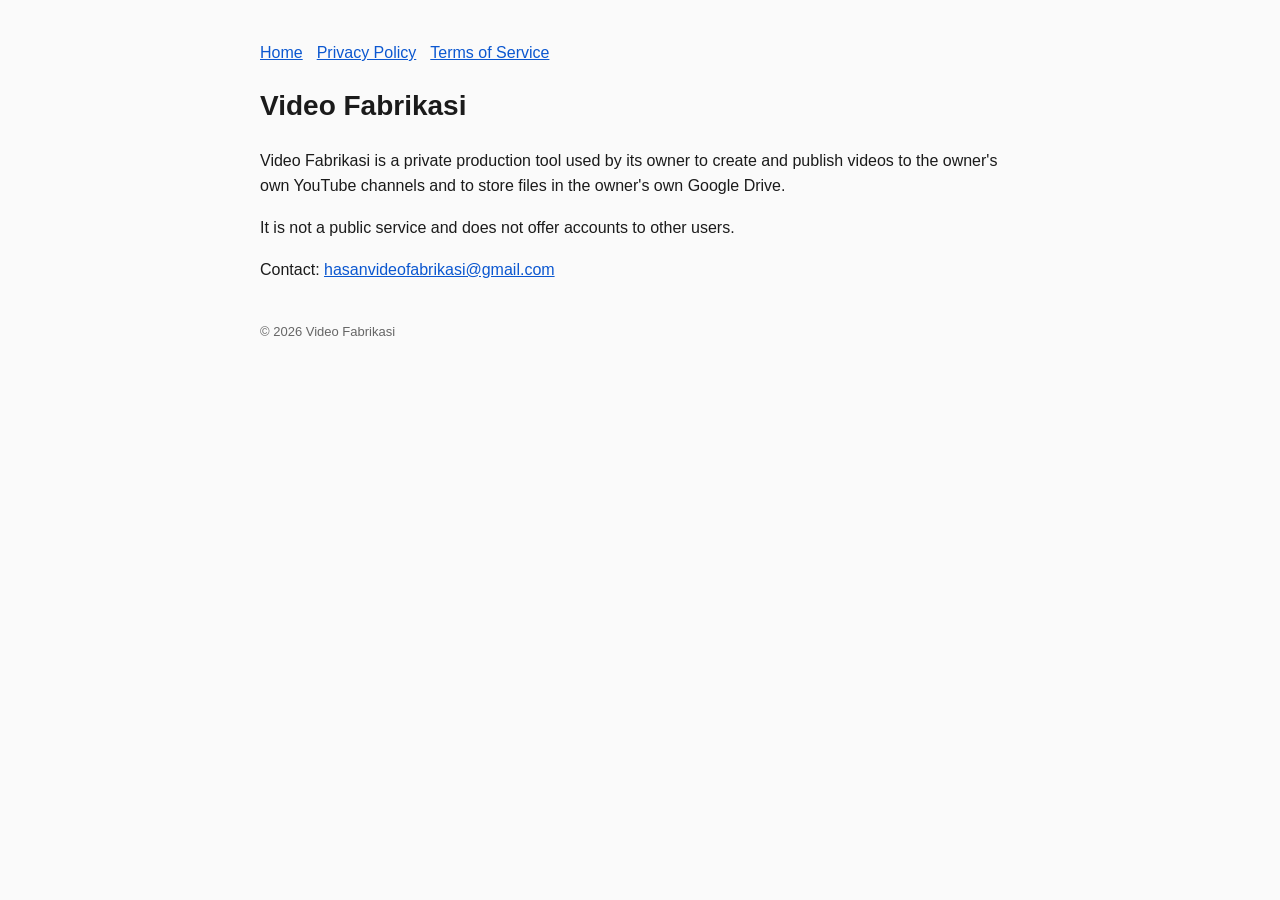
<file: index.html>
<!doctype html><html lang="en"><head><meta charset="utf-8"><meta name="viewport" content="width=device-width,initial-scale=1"><title>Video Fabrikasi</title><link rel="stylesheet" href="style.css"></head>
<body><nav><a href="index.html">Home</a><a href="privacy.html">Privacy Policy</a><a href="terms.html">Terms of Service</a></nav>
<h1>Video Fabrikasi</h1>
<p>Video Fabrikasi is a private production tool used by its owner to create and publish videos to the owner's own YouTube channels and to store files in the owner's own Google Drive.</p>
<p>It is not a public service and does not offer accounts to other users.</p>
<p>Contact: <a href="mailto:hasanvideofabrikasi@gmail.com">hasanvideofabrikasi@gmail.com</a></p>
<footer>© 2026 Video Fabrikasi</footer></body></html>
</file>
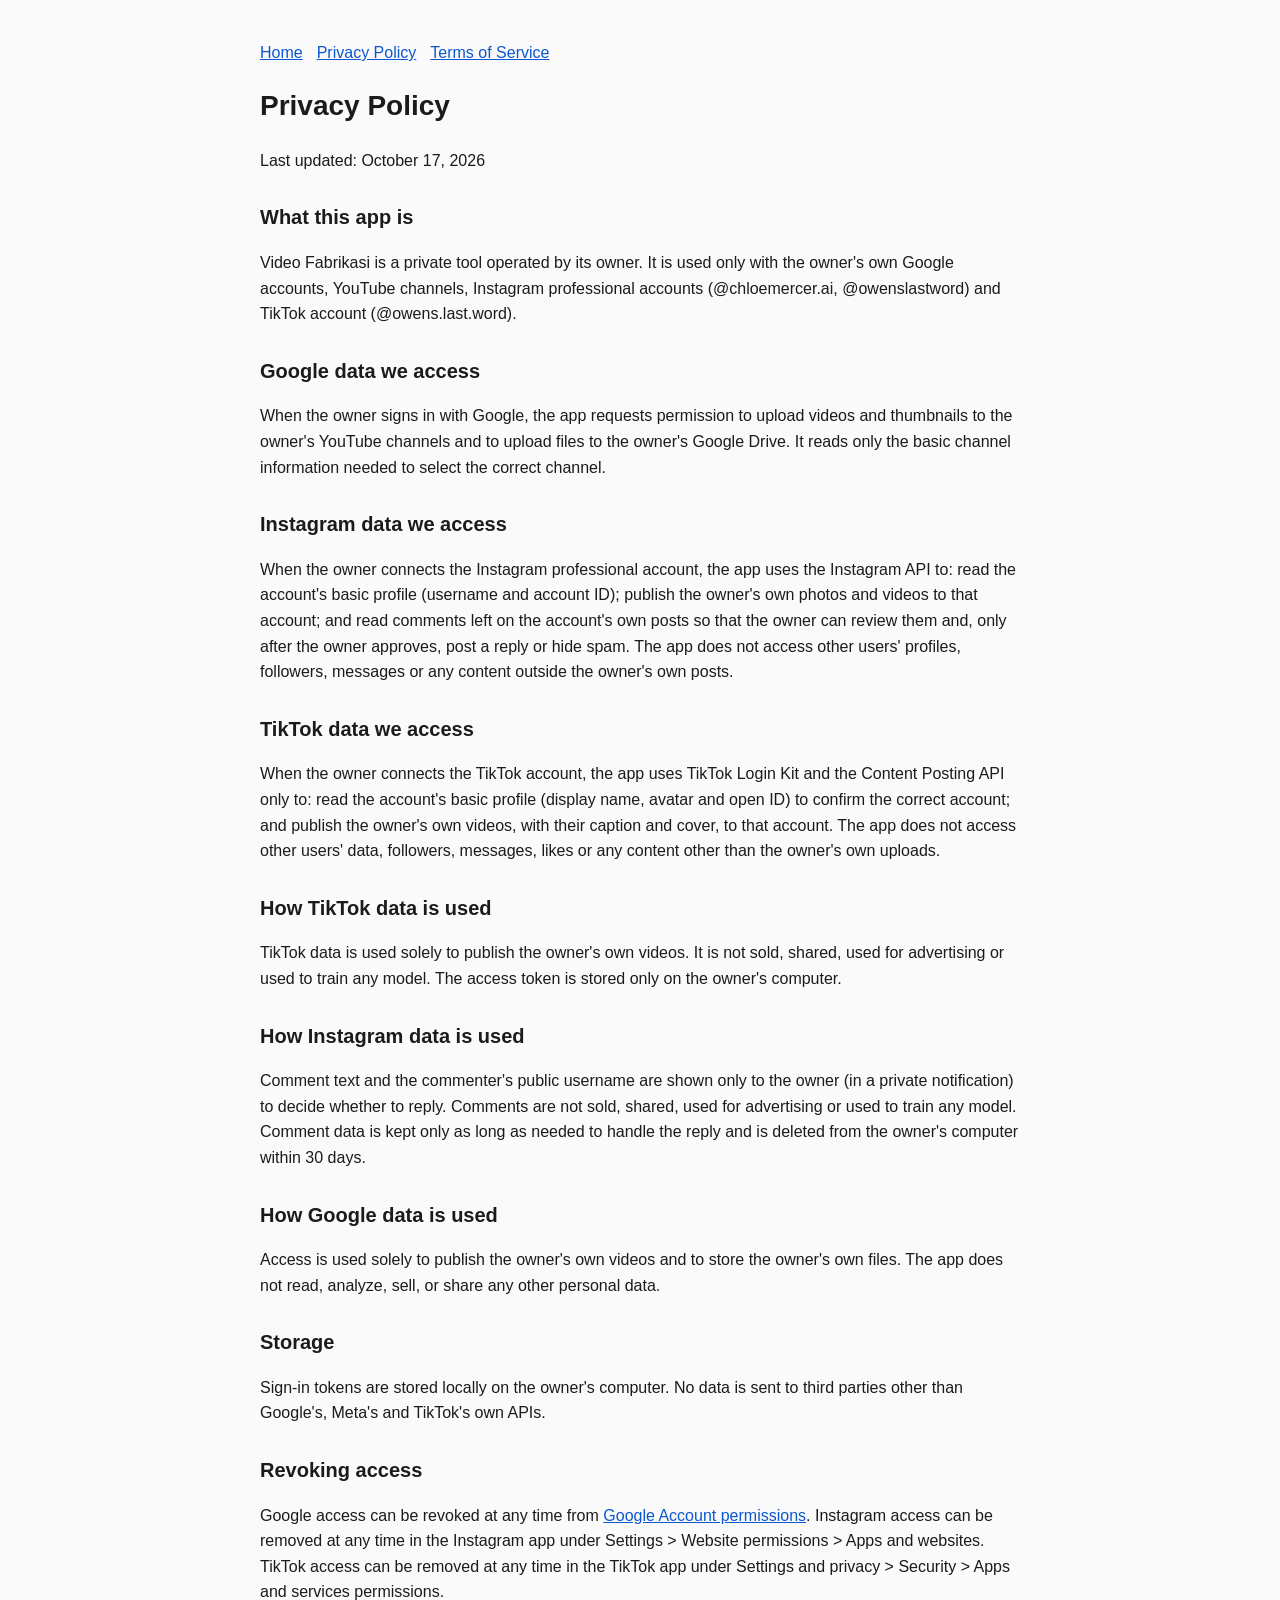
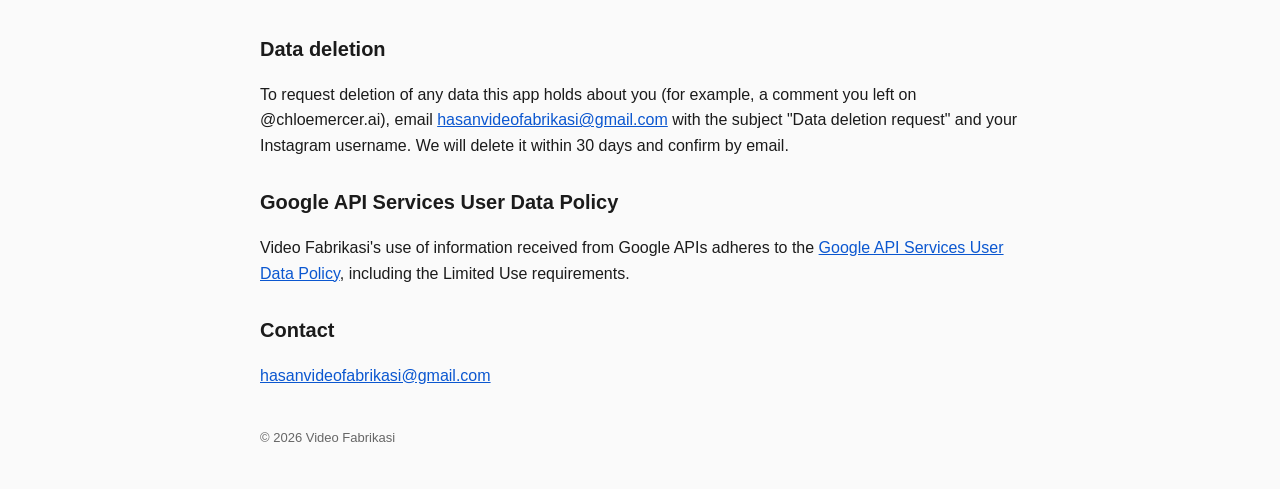
<file: privacy.html>
<!doctype html><html lang="en"><head><meta charset="utf-8"><meta name="viewport" content="width=device-width,initial-scale=1"><title>Privacy Policy · Video Fabrikasi</title><link rel="stylesheet" href="style.css"></head>
<body><nav><a href="index.html">Home</a><a href="privacy.html">Privacy Policy</a><a href="terms.html">Terms of Service</a></nav>
<h1>Privacy Policy</h1><p>Last updated: October 17, 2026</p>
<h2>What this app is</h2><p>Video Fabrikasi is a private tool operated by its owner. It is used only with the owner's own Google accounts, YouTube channels, Instagram professional accounts (@chloemercer.ai, @owenslastword) and TikTok account (@owens.last.word).</p>
<h2>Google data we access</h2><p>When the owner signs in with Google, the app requests permission to upload videos and thumbnails to the owner's YouTube channels and to upload files to the owner's Google Drive. It reads only the basic channel information needed to select the correct channel.</p>
<h2>Instagram data we access</h2><p>When the owner connects the Instagram professional account, the app uses the Instagram API to: read the account's basic profile (username and account ID); publish the owner's own photos and videos to that account; and read comments left on the account's own posts so that the owner can review them and, only after the owner approves, post a reply or hide spam. The app does not access other users' profiles, followers, messages or any content outside the owner's own posts.</p>
<h2>TikTok data we access</h2><p>When the owner connects the TikTok account, the app uses TikTok Login Kit and the Content Posting API only to: read the account's basic profile (display name, avatar and open ID) to confirm the correct account; and publish the owner's own videos, with their caption and cover, to that account. The app does not access other users' data, followers, messages, likes or any content other than the owner's own uploads.</p>
<h2>How TikTok data is used</h2><p>TikTok data is used solely to publish the owner's own videos. It is not sold, shared, used for advertising or used to train any model. The access token is stored only on the owner's computer.</p>
<h2>How Instagram data is used</h2><p>Comment text and the commenter's public username are shown only to the owner (in a private notification) to decide whether to reply. Comments are not sold, shared, used for advertising or used to train any model. Comment data is kept only as long as needed to handle the reply and is deleted from the owner's computer within 30 days.</p>
<h2>How Google data is used</h2><p>Access is used solely to publish the owner's own videos and to store the owner's own files. The app does not read, analyze, sell, or share any other personal data.</p>
<h2>Storage</h2><p>Sign-in tokens are stored locally on the owner's computer. No data is sent to third parties other than Google's, Meta's and TikTok's own APIs.</p>
<h2>Revoking access</h2><p>Google access can be revoked at any time from <a href="https://myaccount.google.com/permissions">Google Account permissions</a>. Instagram access can be removed at any time in the Instagram app under Settings &gt; Website permissions &gt; Apps and websites. TikTok access can be removed at any time in the TikTok app under Settings and privacy &gt; Security &gt; Apps and services permissions.</p>
<h2>Data deletion</h2><p>To request deletion of any data this app holds about you (for example, a comment you left on @chloemercer.ai), email <a href="mailto:hasanvideofabrikasi@gmail.com?subject=Data%20deletion%20request">hasanvideofabrikasi@gmail.com</a> with the subject "Data deletion request" and your Instagram username. We will delete it within 30 days and confirm by email.</p>
<h2>Google API Services User Data Policy</h2><p>Video Fabrikasi's use of information received from Google APIs adheres to the <a href="https://developers.google.com/terms/api-services-user-data-policy">Google API Services User Data Policy</a>, including the Limited Use requirements.</p>
<h2>Contact</h2><p><a href="mailto:hasanvideofabrikasi@gmail.com">hasanvideofabrikasi@gmail.com</a></p>
<footer>© 2026 Video Fabrikasi</footer></body></html>
</file>
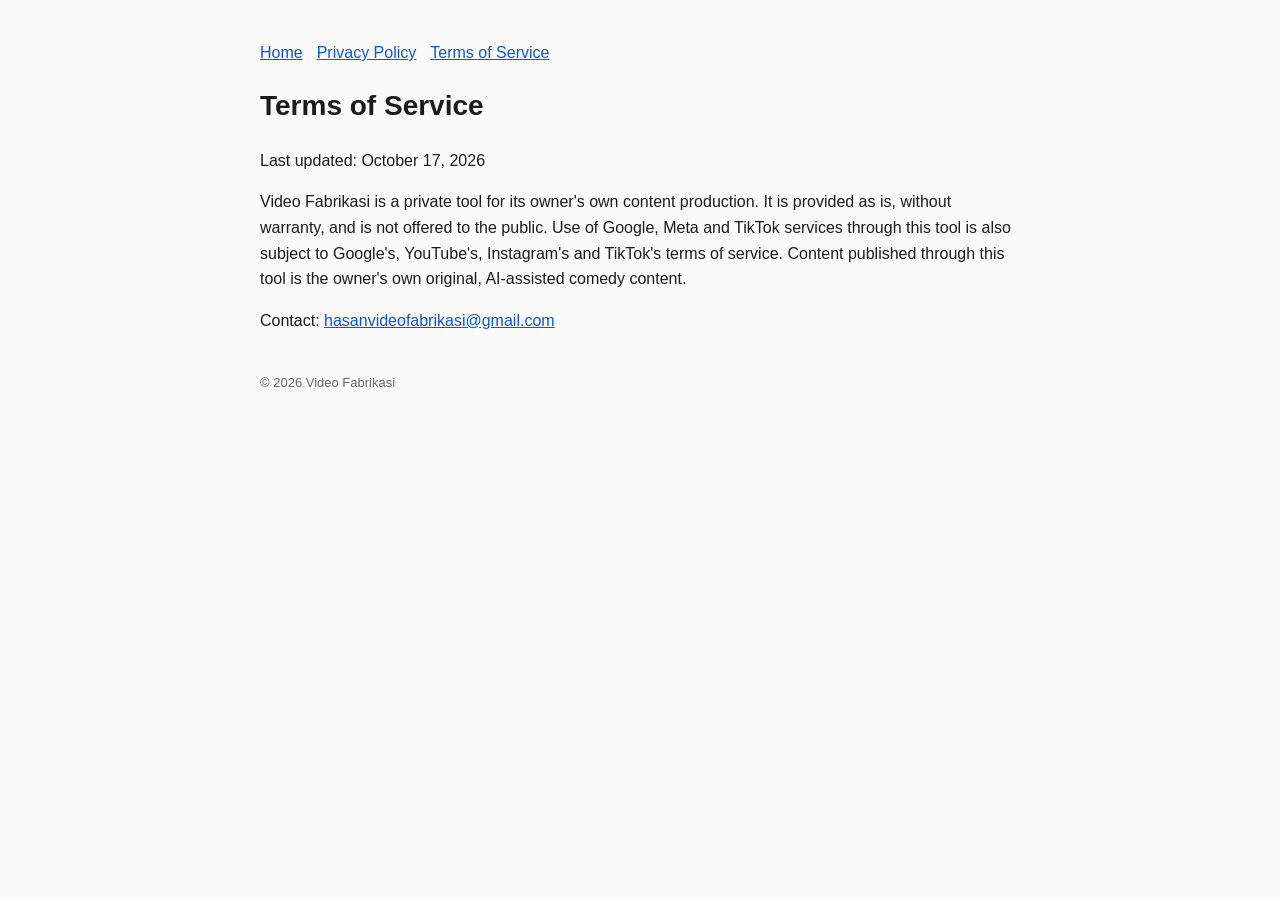
<file: terms.html>
<!doctype html><html lang="en"><head><meta charset="utf-8"><meta name="viewport" content="width=device-width,initial-scale=1"><title>Terms of Service · Video Fabrikasi</title><link rel="stylesheet" href="style.css"></head>
<body><nav><a href="index.html">Home</a><a href="privacy.html">Privacy Policy</a><a href="terms.html">Terms of Service</a></nav>
<h1>Terms of Service</h1><p>Last updated: October 17, 2026</p>
<p>Video Fabrikasi is a private tool for its owner's own content production. It is provided as is, without warranty, and is not offered to the public. Use of Google, Meta and TikTok services through this tool is also subject to Google's, YouTube's, Instagram's and TikTok's terms of service. Content published through this tool is the owner's own original, AI-assisted comedy content.</p>
<p>Contact: <a href="mailto:hasanvideofabrikasi@gmail.com">hasanvideofabrikasi@gmail.com</a></p>
<footer>© 2026 Video Fabrikasi</footer></body></html>
</file>
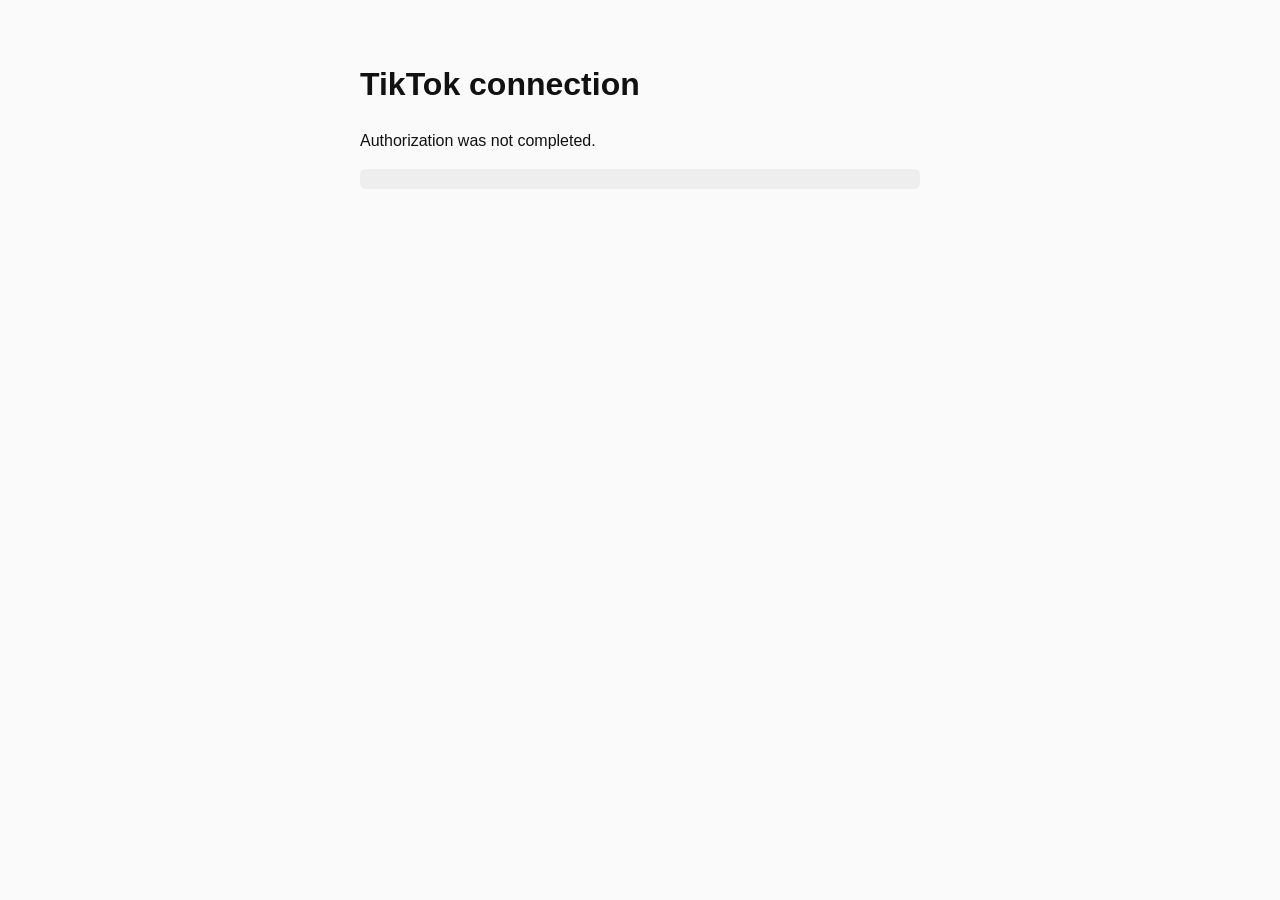
<file: tiktok_callback.html>
<!doctype html><html lang="en"><meta charset="utf-8"><meta name="viewport" content="width=device-width,initial-scale=1">
<title>TikTok connected · Video Fabrikasi</title>
<style>body{font:16px/1.5 -apple-system,Segoe UI,sans-serif;max-width:560px;margin:60px auto;padding:0 16px;color:#111;background:#fafafa}code{display:block;word-break:break-all;background:#eee;padding:10px;border-radius:6px}</style>
<h1>TikTok connection</h1><p id="d">Reading the authorization result…</p><code id="c"></code>
<script>const q=new URLSearchParams(location.search);if((q.get('state')||'').startsWith('local'))location.replace('http://localhost:8765/cb'+location.search);const c=q.get('code'),e=q.get('error');
document.getElementById('d').textContent=c?'Authorization complete. The desktop tool reads this code to finish connecting your TikTok account. You can close this page.':('Authorization was not completed'+(e?': '+e:'.'));
document.getElementById('c').textContent=c||'';</script></html>
</file>
<file: style.css>
body{font-family:-apple-system,Segoe UI,Roboto,Arial,sans-serif;max-width:760px;margin:40px auto;padding:0 18px;line-height:1.6;color:#1b1b1b;background:#fafafa}
h1{font-size:28px}h2{font-size:20px;margin-top:28px}a{color:#0b57d0}nav a{margin-right:14px}footer{margin-top:40px;font-size:13px;color:#666}
</file>
